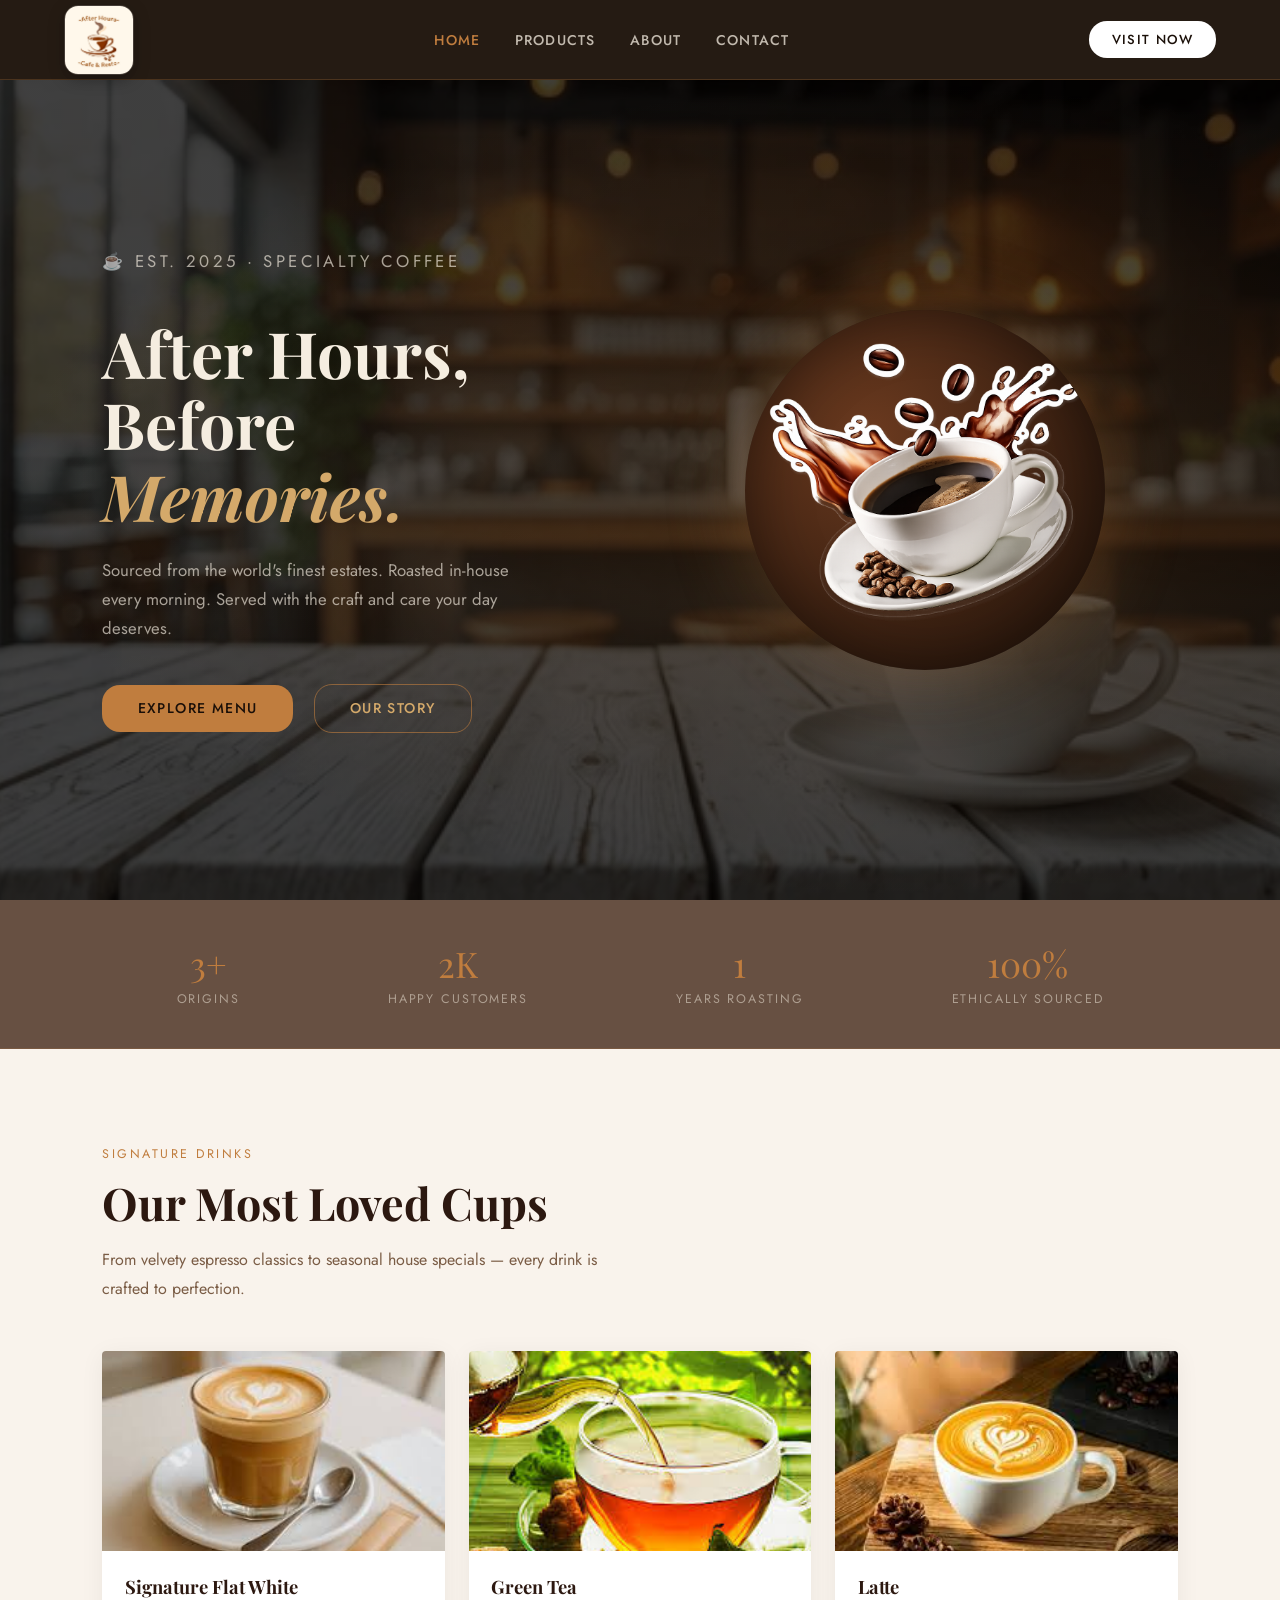
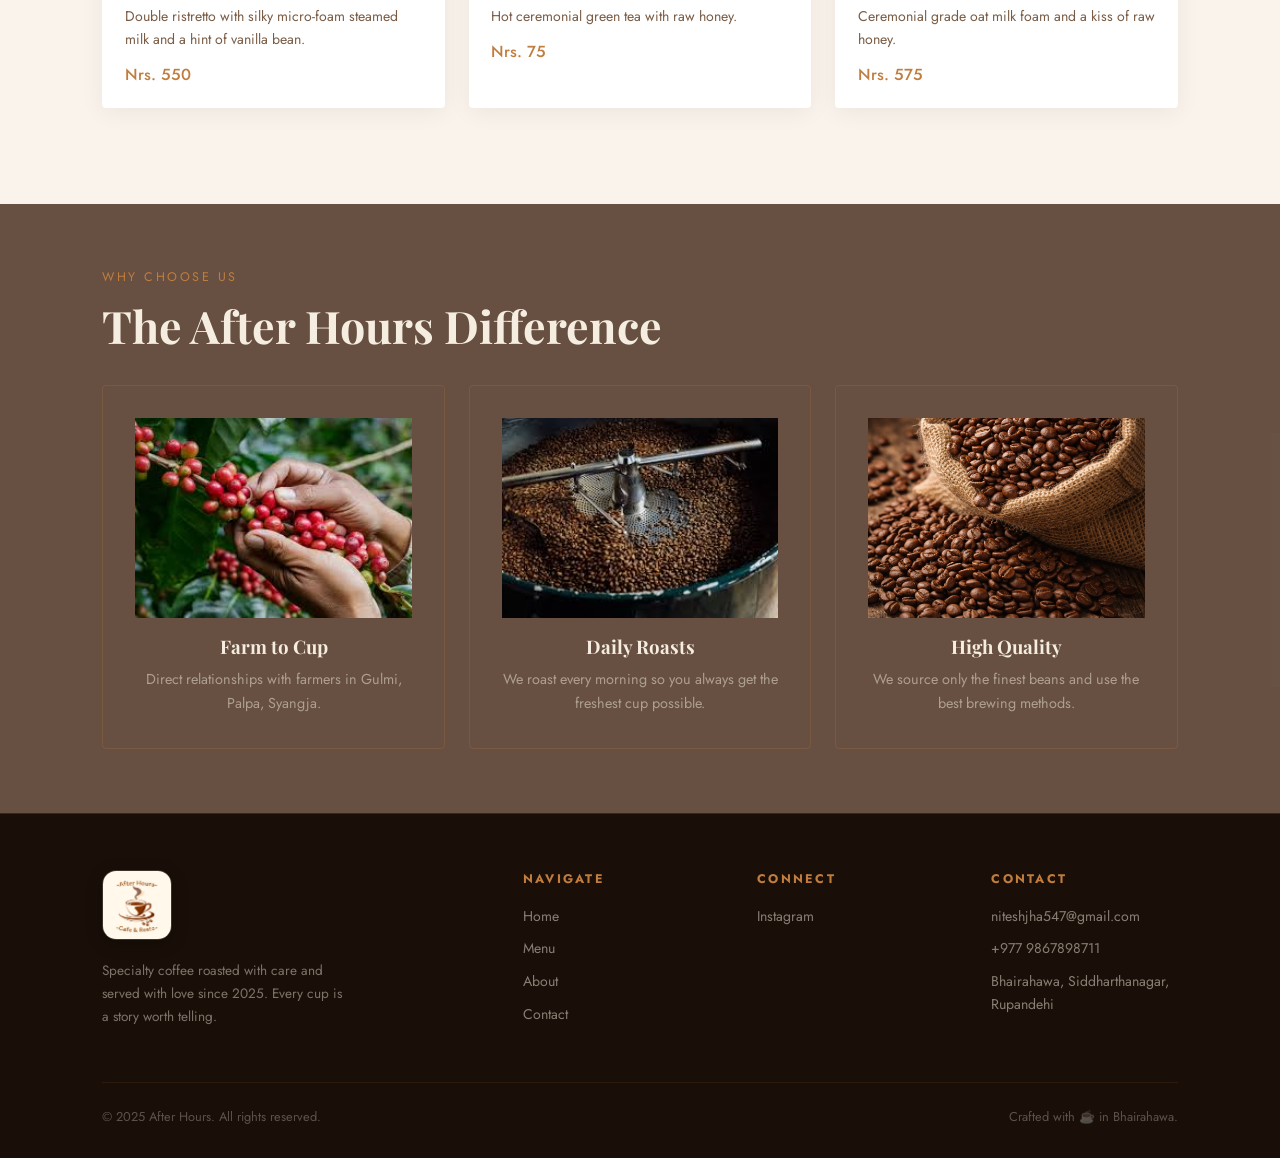
<file: index.html>
<!DOCTYPE html>
<html lang="en">
<head>
<meta charset="UTF-8">
<meta name="viewport" content="width=device-width, initial-scale=1.0">
<title>After Hours Cafe & Resto</title>
<link rel="preconnect" href="https://fonts.googleapis.com">
<link href="https://fonts.googleapis.com/css2?family=Playfair+Display:ital,wght@0,400;0,700;1,400&family=Jost:wght@300;400;500&display=swap" rel="stylesheet">
<style>
/* ── SHARED STYLES ── */
:root {
  --espresso: #1a0f08;
  --roast: #3b1f0d;
  --caramel: #c07d3e;
  --cream: #f5ede0;
  --latte: #d4a96a;
  --fog: #f9f3ec;
  --text: #2c1810;
  --muted: #7a5c45;
}
* { margin: 0; padding: 0; box-sizing: border-box; }
body { font-family: 'Jost', sans-serif; background: var(--fog); color: var(--text); overflow-x: hidden; }

/* ── NAV ── */
nav {
  height: 80px;
  position: fixed;
  top: 0; width: 100%; z-index: 100;
  background: rgba(26, 15, 8, 0.95);
  backdrop-filter: blur(12px);
  display: flex; align-items: center; justify-content: space-between;
  padding: 0 5vw;
  border-bottom: 1px solid rgba(192, 125, 62, .25);
}
.logo-img {
  width: 70px; height: 70px;
  border-radius: 14px;
  object-fit: cover;
  cursor: pointer;
  border: 1.5px solid rgba(255,255,255,0.15);
  box-shadow: 0 4px 16px rgba(0,0,0,0.3);
}
.nav-links { display: flex; gap: 2.2rem; list-style: none; }
.nav-links a {
  font-size: .88rem; font-weight: 500; letter-spacing: .08em;
  text-transform: uppercase; color: var(--cream);
  text-decoration: none; opacity: .75;
  transition: opacity .25s, color .25s; cursor: pointer;
}
.nav-links a:hover, .nav-links a.active { opacity: 1; color: var(--caramel); }
.nav-cta {
  font-size: .82rem; font-weight: 500; letter-spacing: .1em;
  text-transform: uppercase; color: var(--espresso);
  background: #fff; padding: .55rem 1.4rem;
  border-radius: 18px; text-decoration: none; cursor: pointer;
  transition: background .25s, transform .25s;
}
.nav-cta:hover { background: var(--caramel); transform: translateY(-2px); }

/* ── PAGE WRAPPER ── */
.page-wrapper { min-height: 100vh; padding-top: 80px; }
.page { display: none; }
.page.active { display: block; }

/* ── BUTTONS ── */
.btn-primary {
  display: inline-block; padding: .85rem 2.2rem;
  background: var(--caramel); color: var(--espresso);
  font-size: .88rem; font-weight: 500; letter-spacing: .1em;
  text-transform: uppercase; border-radius: 18px;
  text-decoration: none; transition: transform .2s, background .2s;
  border: none; cursor: pointer;
}
.btn-primary:hover { background: var(--latte); transform: translateY(-2px); }
.btn-outline {
  display: inline-block; padding: .85rem 2.2rem; margin-left: 1rem;
  border: 1.5px solid rgba(192, 125, 62, .6); color: var(--latte);
  font-size: .88rem; font-weight: 500; letter-spacing: .1em;
  text-transform: uppercase; border-radius: 18px; text-decoration: none;
  transition: border-color .2s, color .2s; cursor: pointer;
}
.btn-outline:hover { border-color: var(--caramel); color: var(--caramel); }

/* ── SECTION COMMONS ── */
section.section { padding: 6rem 8vw; }
.section-label {
  font-size: .78rem; letter-spacing: .2em;
  text-transform: uppercase; color: var(--caramel); margin-bottom: .8rem;
}
.section-title {
  font-family: 'Playfair Display', serif;
  font-size: clamp(2rem, 3.5vw, 3rem);
  color: var(--text); line-height: 1.2; margin-bottom: 1rem;
}
.section-sub { color: var(--muted); max-width: 540px; line-height: 1.8; margin-bottom: 3rem; }

/* ── FOOTER ── */
footer { background: var(--espresso); padding: 3.5rem 8vw 2rem; border-top: 1px solid rgba(192, 125, 62, .2); }
.footer-grid {
  display: grid; grid-template-columns: 2fr 1fr 1fr 1fr;
  gap: 3rem; margin-bottom: 3rem;
}
.footer-brand p { font-size: .85rem; color: rgba(245,237,224,.45); line-height: 1.7; max-width: 240px; margin-top: .8rem; }
.footer-col h4 { font-size: .78rem; letter-spacing: .18em; text-transform: uppercase; color: var(--caramel); margin-bottom: 1rem; }
.footer-col ul { list-style: none; }
.footer-col ul li { margin-bottom: .6rem; }
.footer-col ul a, .footer-col ul span {
  font-size: .88rem; color: rgba(245,237,224,.5);
  text-decoration: none; transition: color .2s; cursor: pointer;
}
.footer-col ul a:hover { color: var(--latte); }
.footer-bottom {
  border-top: 1px solid rgba(192,125,62,.1); padding-top: 1.5rem;
  display: flex; justify-content: space-between; align-items: center;
}
.footer-bottom p { font-size: .8rem; color: rgba(245,237,224,.3); }

/* ═══════════════════════════════
   HOME PAGE
═══════════════════════════════ */
.hero {
  min-height: calc(100vh - 80px);
  background-image: linear-gradient(rgba(0,0,0,0.75), rgba(0,0,0,0.75)), url("images/bg.jpg");
  background-size: cover; background-position: center;
  display: grid; grid-template-columns: 1fr 1fr;
  align-items: center; padding: 6rem 8vw; gap: 4rem;
  position: relative; overflow: hidden;
}
.hero::before {
  content: ''; position: absolute; inset: 0;
  background: radial-gradient(ellipse at 70% 50%, rgba(192,125,62,.18) 0%, transparent 70%);
}
.hero-text { position: relative; z-index: 2; }
.hero-eyebrow { font-size: .8rem; letter-spacing: .2em; text-transform: uppercase; color: var(--caramel); margin-bottom: 1.2rem; }
.hero h1 { font-family: 'Playfair Display', serif; font-size: clamp(2.8rem,5vw,4.5rem); line-height: 1.12; color: var(--cream); margin-bottom: 1.5rem; }
.hero h1 em { font-style: italic; color: var(--latte); }
.hero p { color: rgba(245,237,224,.65); font-size: 1.05rem; line-height: 1.75; max-width: 420px; margin-bottom: 2.5rem; }
.hero-visual { position: relative; z-index: 2; display: flex; justify-content: center; align-items: center; }
.coffee-circle {
  width: 360px; height: 360px; border-radius: 50%;
  background: radial-gradient(circle at 35% 35%, #6b3a1f, #1a0f08);
  display: flex; align-items: center; justify-content: center;
  box-shadow: 0 0 80px rgba(192,125,62,.3), inset 0 0 60px rgba(0,0,0,.4);
  font-size: 9rem; animation: float 4s ease-in-out infinite; overflow: hidden;
}
.coffee-circle img { width: 100%; height: 100%; object-fit: cover; border-radius: 50%; }
@keyframes float { 0%,100% { transform: translateY(0) } 50% { transform: translateY(-16px) } }

.stats {
  background: rgba(46,18,0,0.719); display: flex;
  justify-content: space-around; padding: 2.5rem 8vw;
  border-bottom: 1px solid rgba(192,125,62,.2);
}
.stat { text-align: center; }
.stat-num { font-family: 'Playfair Display', serif; font-size: 2.2rem; color: var(--caramel); }
.stat-lbl { font-size: .78rem; letter-spacing: .15em; text-transform: uppercase; color: rgba(245,237,224,.5); margin-top: .2rem; }

.featured-grid { display: grid; grid-template-columns: repeat(3,1fr); gap: 1.5rem; }
.feat-card { background: #fff; border-radius: 4px; overflow: hidden; box-shadow: 0 4px 24px rgba(0,0,0,.06); transition: transform .3s, box-shadow .3s; }
.feat-card:hover { transform: translateY(-6px); box-shadow: 0 12px 40px rgba(0,0,0,.12); }
.feat-card-img { height: 200px; display: flex; align-items: center; justify-content: center; font-size: 5rem; overflow: hidden; }
.feat-card-img.c1 { background: linear-gradient(135deg,#3b1f0d,#6b3a1f); }
.feat-card-img.c2 { background: linear-gradient(135deg,#1a0f08,#3b1f0d); }
.feat-card-img.c3 { background: linear-gradient(135deg,#4e2a10,#c07d3e33); }
.fci { height: 200px; width: 100%; object-fit: cover; }
.feat-card-body { padding: 1.4rem; }
.feat-card-body h3 { font-family: 'Playfair Display', serif; font-size: 1.15rem; margin-bottom: .4rem; }
.feat-card-body p { font-size: .88rem; color: var(--muted); line-height: 1.6; }
.feat-card-price { display: inline-block; margin-top: .8rem; font-weight: 500; color: var(--caramel); }
.wcu { object-fit: cover; width: 100%; height: 100%; }

/* ═══════════════════════════════
   PRODUCTS PAGE
═══════════════════════════════ */
.products-hero {
  background: rgba(46,18,0,0.719); padding: 5rem 8vw;
  text-align: center; min-height: 22vh; display: flex; flex-direction: column; justify-content: center;
}
.products-hero h1 { font-family: 'Playfair Display', serif; font-size: clamp(2rem,4vw,3.5rem); color: var(--cream); margin-bottom: .5rem; }
.products-hero p { color: rgba(245,237,224,.6); margin-top: .8rem; }
.filter-bar { display: flex; gap: 1rem; padding: 2rem 8vw 0; flex-wrap: wrap; }
.filter-btn {
  padding: .5rem 1.3rem; border-radius: 18px;
  border: 1.5px solid var(--caramel); background: transparent;
  color: var(--caramel); font-family: 'Jost', sans-serif;
  font-size: .82rem; letter-spacing: .08em; text-transform: uppercase;
  cursor: pointer; transition: background .2s, color .2s;
}
.filter-btn:hover, .filter-btn.active { background: var(--caramel); color: var(--espresso); }
.products-grid {
  display: grid; grid-template-columns: repeat(auto-fill, minmax(260px,1fr));
  gap: 1.5rem; padding: 2rem 8vw 6rem;
}
.product-card { background: #fff; border-radius: 4px; overflow: hidden; box-shadow: 0 2px 16px rgba(0,0,0,.07); transition: transform .3s, box-shadow .3s; }
.product-card:hover { transform: translateY(-5px); box-shadow: 0 10px 36px rgba(0,0,0,.12); }
.product-img { height: 180px; display: flex; align-items: center; justify-content: center; font-size: 4.5rem; overflow: hidden; }
.product-img img { height: 192px; width: 100%; object-fit: cover; }
.product-info { padding: 1.2rem; }
.product-info h3 { font-family: 'Playfair Display', serif; font-size: 1.05rem; margin-bottom: .3rem; }
.product-info p { font-size: .84rem; color: var(--muted); line-height: 1.55; margin-bottom: .8rem; }
.product-footer { display: flex; justify-content: space-between; align-items: center; }
.product-price { font-weight: 600; color: var(--caramel); }
.add-btn {
  background: var(--espresso); color: var(--cream); border: none;
  padding: .4rem .9rem; font-size: .78rem; letter-spacing: .08em;
  text-transform: uppercase; cursor: pointer; border-radius: 2px; transition: background .2s;
}
.add-btn:hover { background: var(--caramel); color: var(--espresso); }

/* ═══════════════════════════════
   ABOUT PAGE
═══════════════════════════════ */
.about-hero {
  min-height: 45vh; padding: 5rem 8vw;
  background-image: linear-gradient(rgba(0,0,0,0.699), rgba(0,0,0,0.658)), url("images/for about top.jpeg");
  background-size: cover; background-position: center; background-repeat: no-repeat;
  display: flex; flex-direction: column; justify-content: center;
}
.about-hero h1 { font-family: 'Playfair Display', serif; font-size: clamp(2rem,4vw,3.5rem); color: var(--cream); max-width: 500px; }
.about-hero p { color: rgba(245,237,224,.6); max-width: 480px; margin-top: 1rem; line-height: 1.8; }
.about-story { display: grid; grid-template-columns: 1fr 1fr; gap: 5rem; padding: 6rem 8vw; align-items: center; }
.story-visual {
  height: 420px; background: linear-gradient(135deg,var(--roast),var(--espresso));
  border-radius: 4px; display: flex; align-items: center; justify-content: center;
  font-size: 10rem; box-shadow: 0 20px 60px rgba(0,0,0,.2); overflow: hidden;
}
.fyi { width: 100%; height: 100%; object-fit: cover; border-radius: 4px; }
.about-text .section-title { margin-bottom: 1.2rem; }
.about-text p { color: var(--text); line-height: 1.85; margin-bottom: 1rem; font-size: 1rem; }
.values-section { background: rgba(46,18,0,0.719); padding: 5rem 8vw; }
.values-grid { display: grid; grid-template-columns: repeat(3,1fr); gap: 2rem; margin-top: 3rem; }
.value-card { border-left: 2px solid var(--caramel); padding: 0 0 0 1.5rem; }
.value-icon { font-size: 2rem; margin-bottom: .8rem; }
.value-card h3 { font-family: 'Playfair Display', serif; color: var(--cream); margin-bottom: .5rem; }
.value-card p { font-size: .88rem; color: rgba(245,237,224,.55); line-height: 1.7; }
.team-section { padding: 6rem 8vw; }
.team-grid { display: grid; grid-template-columns: repeat(3,1fr); gap: 2rem; margin-top: 3rem; }
.team-card { text-align: center; }
.team-avatar {
  width: 120px; height: 120px; border-radius: 50%; margin: 0 auto 1rem;
  background: linear-gradient(135deg,var(--roast),var(--caramel));
  display: flex; align-items: center; justify-content: center; font-size: 3rem;
}
.team-card h3 { font-family: 'Playfair Display', serif; margin-bottom: .25rem; }
.team-card .role { font-size: .82rem; letter-spacing: .1em; text-transform: uppercase; color: var(--caramel); }
.team-card p { font-size: .88rem; color: var(--muted); margin-top: .5rem; line-height: 1.6; }
.tea-grid { display: grid; grid-template-columns: repeat(auto-fit,minmax(250px,1fr)); justify-items: center; margin: 5% 15% 0; }
.tea { text-align: center; }
.tea h3 { font-family: 'Playfair Display', serif; margin-bottom: .25rem; }
.tea .role { font-size: .82rem; letter-spacing: .1em; text-transform: uppercase; color: var(--caramel); }
.tea p { font-size: .88rem; color: var(--muted); margin-top: .5rem; line-height: 1.6; }

/* ═══════════════════════════════
   CONTACT PAGE
═══════════════════════════════ */
.contact-hero {
  background: linear-gradient(135deg,var(--espresso),var(--roast));
  padding: 5rem 8vw; min-height: 22vh; display: flex; flex-direction: column; justify-content: center;
}
.contact-hero h1 { font-family: 'Playfair Display', serif; font-size: 50px; color: var(--cream); margin-bottom: .5rem; }
.contact-hero p { color: rgba(245,237,224,.6); margin-top: .8rem; max-width: 480px; line-height: 1.6; }
.contact-body { display: grid; grid-template-columns: 1fr 1fr; gap: 4rem; padding: 5rem 8vw 0; }
.contact-info h2 { font-family: 'Playfair Display', serif; font-size: 1.8rem; margin-bottom: 2rem; }
.contact-item { display: flex; gap: 1rem; margin-bottom: 1.8rem; align-items: flex-start; border-radius: 18px; }
.contact-icon { width: 44px; height: 44px; background: var(--caramel); border-radius: 2px; display: flex; align-items: center; justify-content: center; font-size: 1.2rem; flex-shrink: 0; overflow: hidden; }
.g { width: 46px; height: 46px; border-radius: 5px; object-fit: cover; }
.contact-details h4 { font-weight: 500; margin-bottom: .25rem; }
.contact-details a { color: var(--caramel); text-decoration: none; font-size: .92rem; }
.contact-details a:hover { text-decoration: underline; }
.contact-details p { font-size: .92rem; color: var(--muted); }
.contact-form-wrap h2 { font-family: 'Playfair Display', serif; font-size: 1.8rem; margin-bottom: 2rem; }
.form-group { margin-bottom: 1.2rem; }
.form-group label { display: block; font-size: .82rem; letter-spacing: .08em; text-transform: uppercase; color: var(--muted); margin-bottom: .5rem; }
.form-group input, .form-group textarea, .form-group select {
  width: 100%; padding: .85rem 1rem;
  border: 1.5px solid rgba(192,125,62,.25); background: #fff;
  border-radius: 2px; font-family: 'Jost', sans-serif;
  font-size: .95rem; color: var(--text); outline: none; transition: border-color .25s;
}
.form-group input:focus, .form-group textarea:focus { border-color: var(--caramel); }
.form-group textarea { resize: vertical; min-height: 130px; }
.form-row { display: grid; grid-template-columns: 1fr 1fr; gap: 1rem; }
.map-wrap { padding: 0 8vw 6rem; margin-top: 4rem; }
.map-wrap h2 { font-family: 'Playfair Display', serif; font-size: 1.8rem; margin-bottom: 1.5rem; }
.map-frame { border-radius: 4px; overflow: hidden; box-shadow: 0 8px 32px rgba(0,0,0,.12); border: 1px solid rgba(192,125,62,.2); }
.map-frame iframe { width: 100%; height: 420px; border: none; display: block; }
.view-map-btn {
  margin-top: 1rem;
  font-size: .82rem; font-weight: 500; letter-spacing: .1em; text-transform: uppercase;
  color: var(--espresso); background: #fff; padding: .55rem 1.4rem;
  border-radius: 18px; border: none; cursor: pointer; transition: background .25s;
}
.view-map-btn:hover { background: var(--caramel); }

/* ═══════════════════════════════
   RESPONSIVE
═══════════════════════════════ */
@media(max-width:900px) {
  .hero { grid-template-columns: 1fr; text-align: center; }
  .hero p { max-width: 100%; }
  .hero-visual { display: none; }
  .featured-grid { grid-template-columns: 1fr 1fr; }
  .footer-grid { grid-template-columns: 1fr 1fr; }
  .about-story { grid-template-columns: 1fr; }
  .values-grid, .team-grid { grid-template-columns: 1fr 1fr; }
  .contact-body { grid-template-columns: 1fr; }
}
@media(max-width:600px) {
  .featured-grid { grid-template-columns: 1fr; }
  .stats { flex-direction: column; gap: 1.5rem; }
  .values-grid, .team-grid { grid-template-columns: 1fr; }
  .form-row { grid-template-columns: 1fr; }
  nav .nav-links { display: none; }
}
</style>
</head>
<body>

<!-- NAV -->
<nav>
  <img src="images/logo.jpg" class="logo-img" onclick="showPage('home')" alt="After Hours Logo">
  <ul class="nav-links">
    <li><a onclick="showPage('home')" id="nav-home" class="active">Home</a></li>
    <li><a onclick="showPage('products')" id="nav-products">Products</a></li>
    <li><a onclick="showPage('about')" id="nav-about">About</a></li>
    <li><a onclick="showPage('contact')" id="nav-contact">Contact</a></li>
  </ul>
  <a class="nav-cta" onclick="showPage('contact')">Visit Now</a>
</nav>

<!-- ═══════════════════════════
     HOME PAGE
════════════════════════════ -->
<div id="page-home" class="page active">
<div class="page-wrapper">

  <div class="hero">
    <div class="hero-text">
      <p class="hero-eyebrow">☕ Est. 2025 · Specialty Coffee</p>
      <h1>After Hours, Before<em> Memories.</em></h1>
      <p>Sourced from the world's finest estates. Roasted in-house every morning. Served with the craft and care your day deserves.</p>
      <a class="btn-primary" onclick="showPage('products')">Explore Menu</a>
      <a class="btn-outline" onclick="showPage('about')">Our Story</a>
    </div>
    <div class="hero-visual">
      <div class="coffee-circle"><img src="images/c1.PNG" alt="Coffee"></div>
    </div>
  </div>

  <div class="stats">
    <div class="stat"><div class="stat-num">3+</div><div class="stat-lbl">Origins</div></div>
    <div class="stat"><div class="stat-num">2K</div><div class="stat-lbl">Happy Customers</div></div>
    <div class="stat"><div class="stat-num">1</div><div class="stat-lbl">Years Roasting</div></div>
    <div class="stat"><div class="stat-num">100%</div><div class="stat-lbl">Ethically Sourced</div></div>
  </div>

  <section class="section">
    <p class="section-label">Signature Drinks</p>
    <h2 class="section-title">Our Most Loved Cups</h2>
    <p class="section-sub">From velvety espresso classics to seasonal house specials — every drink is crafted to perfection.</p>
    <div class="featured-grid">
      <div class="feat-card">
        <div class="feat-card-img c1"><img src="images/flatwhite.jpg" class="fci" alt="Flat White"></div>
        <div class="feat-card-body">
          <h3>Signature Flat White</h3>
          <p>Double ristretto with silky micro-foam steamed milk and a hint of vanilla bean.</p>
          <span class="feat-card-price">Nrs. 550</span>
        </div>
      </div>
      <div class="feat-card">
        <div class="feat-card-img c2"><img src="images/green tea.jpg" class="fci" alt="Green Tea"></div>
        <div class="feat-card-body">
          <h3>Green Tea</h3>
          <p>Hot ceremonial green tea with raw honey.</p>
          <span class="feat-card-price">Nrs. 75</span>
        </div>
      </div>
      <div class="feat-card">
        <div class="feat-card-img c3"><img src="images/matcha.jpg" class="fci" alt="Latte"></div>
        <div class="feat-card-body">
          <h3>Latte</h3>
          <p>Ceremonial grade oat milk foam and a kiss of raw honey.</p>
          <span class="feat-card-price">Nrs. 575</span>
        </div>
      </div>
    </div>
  </section>

  <section class="section" style="background:rgba(46,18,0,0.719);margin-top:0;padding-top:4rem;padding-bottom:4rem;">
    <p class="section-label" style="color:var(--caramel)">Why Choose Us</p>
    <h2 class="section-title" style="color:var(--cream)">The After Hours Difference</h2>
    <div class="featured-grid" style="margin-top:2rem;">
      <div style="text-align:center;padding:2rem;border:1px solid rgba(192,125,62,.2);border-radius:4px;overflow:hidden;">
        <div style="font-size:2.5rem;margin-bottom:1rem;height:200px;overflow:hidden;"><img src="images/coffee picking.jpg" class="fci" alt="Farm to Cup"></div>
        <h3 style="font-family:'Playfair Display',serif;color:var(--cream);margin-bottom:.5rem;">Farm to Cup</h3>
        <p style="color:rgba(245,237,224,.5);font-size:.9rem;line-height:1.7;">Direct relationships with farmers in Gulmi, Palpa, Syangja.</p>
      </div>
      <div style="text-align:center;padding:2rem;border:1px solid rgba(192,125,62,.2);border-radius:4px;overflow:hidden;">
        <div style="font-size:2.5rem;margin-bottom:1rem;height:200px;overflow:hidden;"><img src="images/coffee roasting.jpg" class="fci" alt="Daily Roasts"></div>
        <h3 style="font-family:'Playfair Display',serif;color:var(--cream);margin-bottom:.5rem;">Daily Roasts</h3>
        <p style="color:rgba(245,237,224,.5);font-size:.9rem;line-height:1.7;">We roast every morning so you always get the freshest cup possible.</p>
      </div>
      <div style="text-align:center;padding:2rem;border:1px solid rgba(192,125,62,.2);border-radius:4px;overflow:hidden;">
        <div style="font-size:2.5rem;margin-bottom:1rem;height:200px;overflow:hidden;"><img src="images/hQ.png" class="fci" alt="High Quality"></div>
        <h3 style="font-family:'Playfair Display',serif;color:var(--cream);margin-bottom:.5rem;">High Quality</h3>
        <p style="color:rgba(245,237,224,.5);font-size:.9rem;line-height:1.7;">We source only the finest beans and use the best brewing methods.</p>
      </div>
    </div>
  </section>

</div>
<footer>
  <div class="footer-grid">
    <div class="footer-brand">
      <img src="images/logo.jpg" class="logo-img" onclick="showPage('home')" alt="Logo" style="cursor:pointer;">
      <p>Specialty coffee roasted with care and served with love since 2025. Every cup is a story worth telling.</p>
    </div>
    <div class="footer-col"><h4>Navigate</h4><ul>
      <li><a onclick="showPage('home')">Home</a></li>
      <li><a onclick="showPage('products')">Menu</a></li>
      <li><a onclick="showPage('about')">About</a></li>
      <li><a onclick="showPage('contact')">Contact</a></li>
    </ul></div>
    <div class="footer-col"><h4>Connect</h4><ul><li><a href="#">Instagram</a></li></ul></div>
    <div class="footer-col"><h4>Contact</h4><ul>
      <li><a href="mailto:niteshjha547@gmail.com">niteshjha547@gmail.com</a></li>
      <li><span>+977 9867898711</span></li>
      <li><span>Bhairahawa, Siddharthanagar, Rupandehi</span></li>
    </ul></div>
  </div>
  <div class="footer-bottom">
    <p>© 2025 After Hours. All rights reserved.</p>
    <p>Crafted with ☕ in Bhairahawa.</p>
  </div>
</footer>
</div>

<!-- ═══════════════════════════
     PRODUCTS PAGE
════════════════════════════ -->
<div id="page-products" class="page">
<div class="page-wrapper">

  <div class="products-hero">
    <h1>Our Full Menu</h1>
    <p>Hand-crafted drinks, freshly baked goods &amp; premium whole beans</p>
  </div>

  <div class="filter-bar">
    <button class="filter-btn active" onclick="filterProducts('all',this)">All</button>
    <button class="filter-btn" onclick="filterProducts('espresso',this)">Espresso</button>
    <button class="filter-btn" onclick="filterProducts('cold',this)">Cold Drinks</button>
    <button class="filter-btn" onclick="filterProducts('tea',this)">Tea &amp; More</button>
    <button class="filter-btn" onclick="filterProducts('food',this)">Food</button>
    <button class="filter-btn" onclick="filterProducts('beans',this)">Beans</button>
  </div>

  <div class="products-grid" id="products-grid">
    <div class="product-card" data-cat="espresso">
      <div class="product-img" style="background:linear-gradient(135deg,#3b1f0d,#1a0f08)"><img src="images/double expresso.jpg" alt="Double Espresso"></div>
      <div class="product-info"><h3>Double Espresso</h3><p>Two pulls of our house blend. Bold, balanced, beautiful.</p><div class="product-footer"><span class="product-price">Nrs. 400</span></div></div>
    </div>
    <div class="product-card" data-cat="espresso">
      <div class="product-img" style="background:linear-gradient(135deg,#4e2a10,#3b1f0d)"><img src="images/flatwhite.jpg" alt="Flat White"></div>
      <div class="product-info"><h3>Flat White</h3><p>Double ristretto with silky micro-foam, our most-loved classic.</p><div class="product-footer"><span class="product-price">Nrs. 550</span></div></div>
    </div>
    <div class="product-card" data-cat="espresso">
      <div class="product-img" style="background:linear-gradient(135deg,#6b3a1f,#4e2a10)"><img src="images/oat milk latte.jpg" alt="Oat Milk Latte"></div>
      <div class="product-info"><h3>Oat Milk Latte</h3><p>Rich espresso with creamy oat milk — naturally sweet and smooth.</p><div class="product-footer"><span class="product-price">Nrs. 575</span></div></div>
    </div>
    <div class="product-card" data-cat="espresso">
      <div class="product-img" style="background:linear-gradient(135deg,#3b1f0d,#6b3a1f)"><img src="images/Turmeric.jpg" alt="Turmeric Cappuccino"></div>
      <div class="product-info"><h3>Turmeric Cappuccino</h3><p>Golden spiced espresso with velvety foam. Our seasonal special.</p><div class="product-footer"><span class="product-price">Nrs. 600</span></div></div>
    </div>
    <div class="product-card" data-cat="cold">
      <div class="product-img" style="background:linear-gradient(135deg,#1a0f08,#3b1f0d)"><img src="images/cbr.jpg" alt="Cold Brew"></div>
      <div class="product-info"><h3>Cold Brew Reserve</h3><p>18-hour steeped Ethiopian beans over ice. Naturally sweet, zero bitterness.</p><div class="product-footer"><span class="product-price">Nrs. 600</span></div></div>
    </div>
    <div class="product-card" data-cat="cold">
      <div class="product-img" style="background:linear-gradient(135deg,#2c4a2e,#1a0f08)"><img src="images/matcha.jpg" alt="Matcha Latte"></div>
      <div class="product-info"><h3>Matcha Latte</h3><p>Ceremonial oat milk over ice. Vibrant and refreshing.</p><div class="product-footer"><span class="product-price">Nrs. 575</span></div></div>
    </div>
    <div class="product-card" data-cat="cold">
      <div class="product-img" style="background:linear-gradient(135deg,#3b1f0d,#c07d3e44)"><img src="images/iced americano.jpg" alt="Iced Americano"></div>
      <div class="product-info"><h3>Iced Americano</h3><p>Espresso pulled over pure ice. Clean, crisp, classic.</p><div class="product-footer"><span class="product-price">Nrs. 450</span></div></div>
    </div>
    <div class="product-card" data-cat="tea">
      <div class="product-img" style="background:linear-gradient(135deg,#2c4a2e,#1a3a1a)"><img src="images/green tea.jpg" alt="Green Tea"></div>
      <div class="product-info"><h3>Green Tea</h3><p>Hot ceremonial green tea with raw honey.</p><div class="product-footer"><span class="product-price">Nrs. 75</span></div></div>
    </div>
    <div class="product-card" data-cat="tea">
      <div class="product-img" style="background:linear-gradient(135deg,#4a2c10,#c07d3e44)"><img src="images/masala chai.jpg" alt="Masala Chai"></div>
      <div class="product-info"><h3>Masala Chai</h3><p>House-blended spice mix steeped in whole milk. Warming and aromatic.</p><div class="product-footer"><span class="product-price">Nrs. 50</span></div></div>
    </div>
    <div class="product-card" data-cat="food">
      <div class="product-img" style="background:linear-gradient(135deg,#6b3a1f,#c07d3e66)"><img src="images/butter.jpg" alt="Butter Croissant"></div>
      <div class="product-info"><h3>Butter Croissant</h3><p>Baked fresh each morning. Flaky, buttery perfection.</p><div class="product-footer"><span class="product-price">Nrs. 350</span></div></div>
    </div>
    <div class="product-card" data-cat="food">
      <div class="product-img" style="background:linear-gradient(135deg,#3b2a10,#6b3a1f)"><img src="images/dark choc.jpg" alt="Dark Choc Brownie"></div>
      <div class="product-info"><h3>Dark Choc Brownie</h3><p>Rich, fudgy brownie made with our spent espresso grounds.</p><div class="product-footer"><span class="product-price">Nrs. 400</span></div></div>
    </div>
    <div class="product-card" data-cat="beans">
      <div class="product-img" style="background:linear-gradient(135deg,#1a0f08,#4e2a10)"><img src="images/coffee beans.jpg" alt="House Blend Beans"></div>
      <div class="product-info"><h3>House Blend Beans 250g</h3><p>Our signature medium-dark roast. Chocolate, hazelnut, dried cherry.</p><div class="product-footer"><span class="product-price">Nrs. 1800</span></div></div>
    </div>
  </div>

</div>
<footer>
  <div class="footer-grid">
    <div class="footer-brand">
      <img src="images/logo.jpg" class="logo-img" onclick="showPage('home')" alt="Logo" style="cursor:pointer;">
      <p>Specialty coffee roasted with care and served with love since 2025. Every cup is a story worth telling.</p>
    </div>
    <div class="footer-col"><h4>Navigate</h4><ul>
      <li><a onclick="showPage('home')">Home</a></li>
      <li><a onclick="showPage('products')">Menu</a></li>
      <li><a onclick="showPage('about')">About</a></li>
      <li><a onclick="showPage('contact')">Contact</a></li>
    </ul></div>
    <div class="footer-col"><h4>Connect</h4><ul><li><a href="#">Instagram</a></li></ul></div>
    <div class="footer-col"><h4>Contact</h4><ul>
      <li><a href="mailto:niteshjha547@gmail.com">niteshjha547@gmail.com</a></li>
      <li><span>+977 9867898711</span></li>
      <li><span>Bhairahawa, Siddharthanagar, Rupandehi</span></li>
    </ul></div>
  </div>
  <div class="footer-bottom">
    <p>© 2025 After Hours. All rights reserved.</p>
    <p>Crafted with ☕ in Bhairahawa.</p>
  </div>
</footer>
</div>

<!-- ═══════════════════════════
     ABOUT PAGE
════════════════════════════ -->
<div id="page-about" class="page">
<div class="page-wrapper">

  <div class="about-hero">
    <h1>Rooted in Craft,<br>Driven by Passion</h1>
    <p>From a small garage roaster in 2025 to your favorite neighborhood café — here's how we got here.</p>
  </div>

  <div class="about-story">
    <div class="story-visual"><img src="images/hamro.png" class="fyi" alt="Our Story"></div>
    <div class="about-text">
      <p class="section-label">Our Story</p>
      <h2 class="section-title">From Garage to Café</h2>
      <p>It started with a beat-up vintage roaster, two obsessive coffee lovers, and a garage in Bhairahawa later joining with three more visionaries. We spent a year sourcing, failing, and perfecting before we opened our doors to the public in 2025.</p>
      <p>Today, After Hours Cafe and Resto is a community hub — a place where laptops meet lattes, where first dates happen over flat whites, and where regulars know their baristas by name.</p>
      <p>Every single bean we use is sourced through direct-trade partnerships with smallholder farms we visit personally. When you drink our coffee, you're tasting a relationship.</p>
      <a class="btn-primary" onclick="showPage('products')">See Our Menu</a>
    </div>
  </div>

  <div class="values-section">
    <p class="section-label" style="color:var(--caramel)">What We Stand For</p>
    <h2 class="section-title" style="color:var(--cream)">Our Values</h2>
    <div class="values-grid">
      <div class="value-card"><div class="value-icon">🌱</div><h3>Sustainability</h3><p>Compostable packaging, carbon-neutral delivery, and zero food waste through our bakery rescue program.</p></div>
      <div class="value-card"><div class="value-icon">🤝</div><h3>Community</h3><p>We reinvest 5% of profits into local youth barista training programs every year.</p></div>
      <div class="value-card"><div class="value-icon">🏅</div><h3>Quality</h3><p>We cup over 200 samples per year and only select beans that score 85+ on the SCA scale.</p></div>
    </div>
  </div>

  <div class="team-section">
    <p class="section-label">The People</p>
    <h2 class="section-title">Meet Our Team</h2>
    <div class="team-grid">
      <div class="team-card"><div class="team-avatar">👩‍💼</div><h3>Dipikshya Aryal</h3><p class="role">Growth Director</p><p>"Turning Coffee into Community, and Community into Connection."</p></div>
      <div class="team-card"><div class="team-avatar">👩‍💼</div><h3>Diya Bhattarai</h3><p class="role">Creative Director</p><p>"Designing Experiences Beyond the Cup."</p></div>
      <div class="team-card"><div class="team-avatar">👩‍💼</div><h3>Saanjh Thapa</h3><p class="role">Marketing Director</p><p>"Spreading the Aroma Beyond The Cafe."</p></div>
    </div>
    <div class="tea-grid">
      <div class="tea"><div class="team-avatar">👨‍💻</div><h3>Nitesh Jha</h3><p class="role">Co-Founder & Website Developer</p><p>"Building Digital Spaces as Warm as Our latte."</p></div>
      <div class="tea"><div class="team-avatar">🤵</div><h3>Aadarsh Raj Regmi</h3><p class="role">Co-Founder & Asset Manager</p><p>"Managing Value, Maximizing Vision."</p></div>
    </div>
  </div>

</div>
<footer>
  <div class="footer-grid">
    <div class="footer-brand">
      <img src="images/logo.jpg" class="logo-img" onclick="showPage('home')" alt="Logo" style="cursor:pointer;">
      <p>Specialty coffee roasted with care and served with love since 2025. Every cup is a story worth telling.</p>
    </div>
    <div class="footer-col"><h4>Navigate</h4><ul>
      <li><a onclick="showPage('home')">Home</a></li>
      <li><a onclick="showPage('products')">Menu</a></li>
      <li><a onclick="showPage('about')">About</a></li>
      <li><a onclick="showPage('contact')">Contact</a></li>
    </ul></div>
    <div class="footer-col"><h4>Connect</h4><ul><li><a href="#">Instagram</a></li></ul></div>
    <div class="footer-col"><h4>Contact</h4><ul>
      <li><a href="mailto:niteshjha547@gmail.com">niteshjha547@gmail.com</a></li>
      <li><span>+977 9867898711</span></li>
      <li><span>Bhairahawa, Siddharthanagar, Rupandehi</span></li>
    </ul></div>
  </div>
  <div class="footer-bottom">
    <p>© 2025 After Hours. All rights reserved.</p>
    <p>Crafted with ☕ in Bhairahawa.</p>
  </div>
</footer>
</div>

<!-- ═══════════════════════════
     CONTACT PAGE
════════════════════════════ -->
<div id="page-contact" class="page">
<div class="page-wrapper">

  <div class="contact-hero">
    <h1>Come Find Us</h1>
    <p>Whether you want to ask about our beans, book an event, or just say hello — we'd love to hear from you.</p>
    <button class="view-map-btn" onclick="document.getElementById('map-section').scrollIntoView({behavior:'smooth'})">View Map</button>
  </div>

  <div class="contact-body">
    <div class="contact-info">
      <h2>Get In Touch</h2>
      <div class="contact-item">
        <div class="contact-icon"><img src="images/gmail.png" class="g" alt="Email"></div>
        <div class="contact-details"><h4>Email Us</h4><a href="mailto:niteshjha547@gmail.com">niteshjha547@gmail.com</a><p style="margin-top:.2rem">We reply within 24 hours</p></div>
      </div>
      <div class="contact-item">
        <div class="contact-icon"><img src="images/phone.jpg" class="g" alt="Phone"></div>
        <div class="contact-details"><h4>Call Us</h4><p>+977 9867898711</p><p style="margin-top:.2rem">Mon–Sat 7am–6pm</p></div>
      </div>
      <div class="contact-item">
        <div class="contact-icon"><img src="images/location.png" class="g" alt="Location"></div>
        <div class="contact-details"><h4>Visit Us</h4><p>Siddharthanagar, Bhairahawa,<br>Rupandehi</p></div>
      </div>
      <div class="contact-item">
        <div class="contact-icon"><img src="images/open.png" class="g" alt="Hours"></div>
        <div class="contact-details"><h4>Opening Hours</h4><p>Mon–Fri: 7:00am – 5:30pm<br>Sat: 7:30am – 4:00pm<br>Sun: 8:00am – 3:00pm</p></div>
      </div>
    </div>

    <div class="contact-form-wrap">
      <h2>Send a Message</h2>
      <form onsubmit="handleFormSubmit(event)">
        <div class="form-row">
          <div class="form-group"><label>First Name</label><input type="text" placeholder="Nitesh" required></div>
          <div class="form-group"><label>Last Name</label><input type="text" placeholder="Jha" required></div>
        </div>
        <div class="form-group"><label>Email Address</label><input type="email" placeholder="afterhours@example.com" required></div>
        <div class="form-group"><label>Phone (optional)</label><input type="tel" placeholder="+977 9867898711"></div>
        <div class="form-group"><label>Subject</label>
          <select>
            <option>General Enquiry</option>
            <option>Wholesale / Trade</option>
            <option>Event Booking</option>
            <option>Media & Press</option>
            <option>Feedback</option>
          </select>
        </div>
        <div class="form-group"><label>Message</label><textarea placeholder="Tell us what's on your mind…" required></textarea></div>
        <button type="submit" class="btn-primary" style="width:100%;text-align:center;padding:1rem;">Send Message</button>
        <div id="form-success" style="display:none;margin-top:1rem;padding:1rem;background:#e8f5e9;border-radius:2px;color:#2e7d32;font-size:.9rem;">
          ✅ Message sent! We'll be in touch within 24 hours.
        </div>
      </form>
    </div>
  </div>

  <section id="map-section">
    <div class="map-wrap">
      <h2>Find Us on the Map</h2>
      <div class="map-frame">
        <iframe
          src="https://www.google.com/maps/embed?pb=!1m18!1m12!1m3!1d3532.0!2d83.4561307!3d27.5060573!2m3!1f0!2f0!3f0!3m2!1i1024!2i768!4f13.1!3m3!1m2!1s0x3996a13fd7ca84d9%3A0x0!2sBhairahawa%2C%20Nepal!5e0!3m2!1sen!2snp!4v1!5m2!1sen!2snp"
          allowfullscreen="" loading="lazy" referrerpolicy="no-referrer-when-downgrade"
          title="After Hours Cafe and Resto Location">
        </iframe>
      </div>
    </div>
  </section>

</div>
<footer>
  <div class="footer-grid">
    <div class="footer-brand">
      <img src="images/logo.jpg" class="logo-img" onclick="showPage('home')" alt="Logo" style="cursor:pointer;">
      <p>Specialty coffee roasted with care and served with love since 2025. Every cup is a story worth telling.</p>
    </div>
    <div class="footer-col"><h4>Navigate</h4><ul>
      <li><a onclick="showPage('home')">Home</a></li>
      <li><a onclick="showPage('products')">Menu</a></li>
      <li><a onclick="showPage('about')">About</a></li>
      <li><a onclick="showPage('contact')">Contact</a></li>
    </ul></div>
    <div class="footer-col"><h4>Connect</h4><ul><li><a href="#">Instagram</a></li></ul></div>
    <div class="footer-col"><h4>Contact</h4><ul>
      <li><a href="mailto:niteshjha547@gmail.com">niteshjha547@gmail.com</a></li>
      <li><span>+977 9867898711</span></li>
      <li><span>Bhairahawa, Siddharthanagar, Rupandehi</span></li>
    </ul></div>
  </div>
  <div class="footer-bottom">
    <p>© 2025 After Hours. All rights reserved.</p>
    <p>Crafted with ☕ in Bhairahawa.</p>
  </div>
</footer>
</div>

<script>
function showPage(name) {
  // Hide all pages
  document.querySelectorAll('.page').forEach(p => p.classList.remove('active'));
  // Show target
  document.getElementById('page-' + name).classList.add('active');
  // Update nav active state
  document.querySelectorAll('.nav-links a').forEach(a => a.classList.remove('active'));
  const navEl = document.getElementById('nav-' + name);
  if (navEl) navEl.classList.add('active');
  // Scroll to top
  window.scrollTo({ top: 0, behavior: 'smooth' });
}

function filterProducts(cat, btn) {
  document.querySelectorAll('.filter-btn').forEach(b => b.classList.remove('active'));
  btn.classList.add('active');
  document.querySelectorAll('.product-card').forEach(card => {
    card.style.display = (cat === 'all' || card.dataset.cat === cat) ? 'block' : 'none';
  });
}

function handleFormSubmit(e) {
  e.preventDefault();
  document.getElementById('form-success').style.display = 'block';
  e.target.reset();
}
</script>
</body>
</html>
</file>
